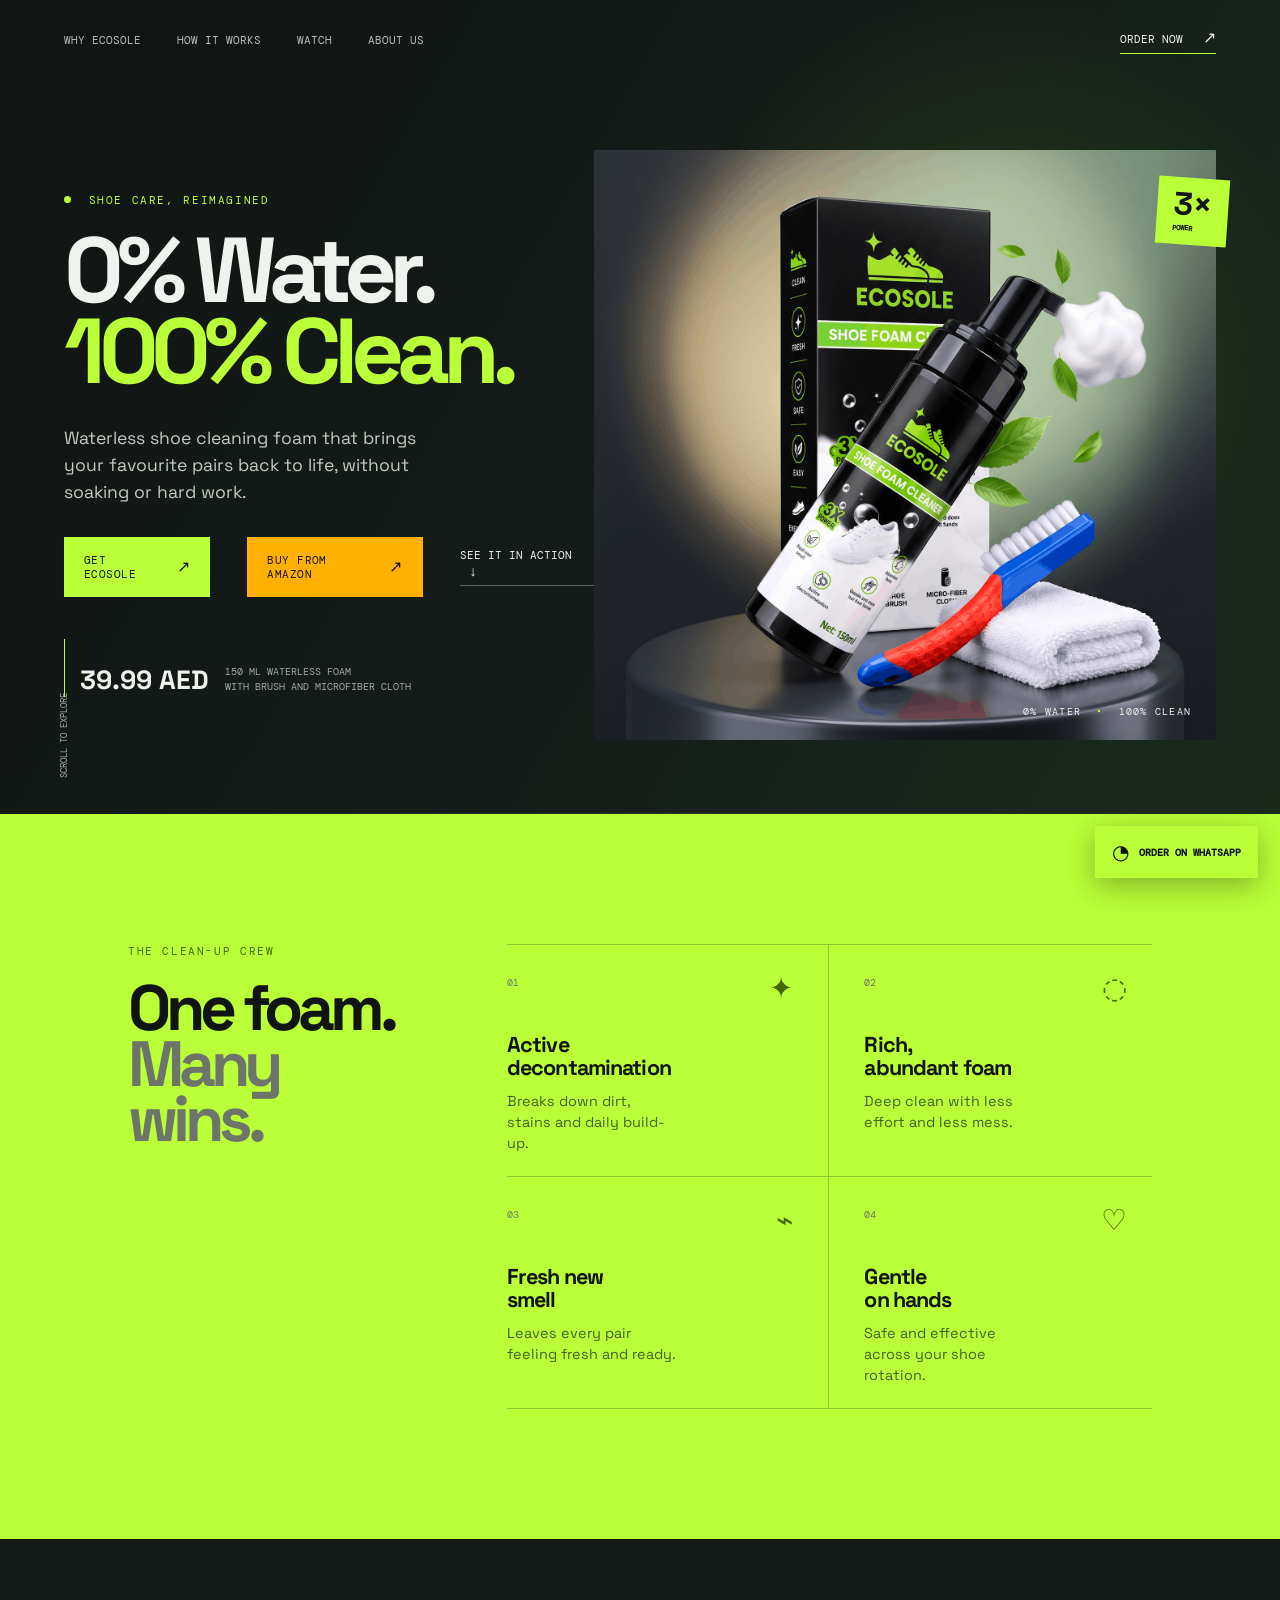
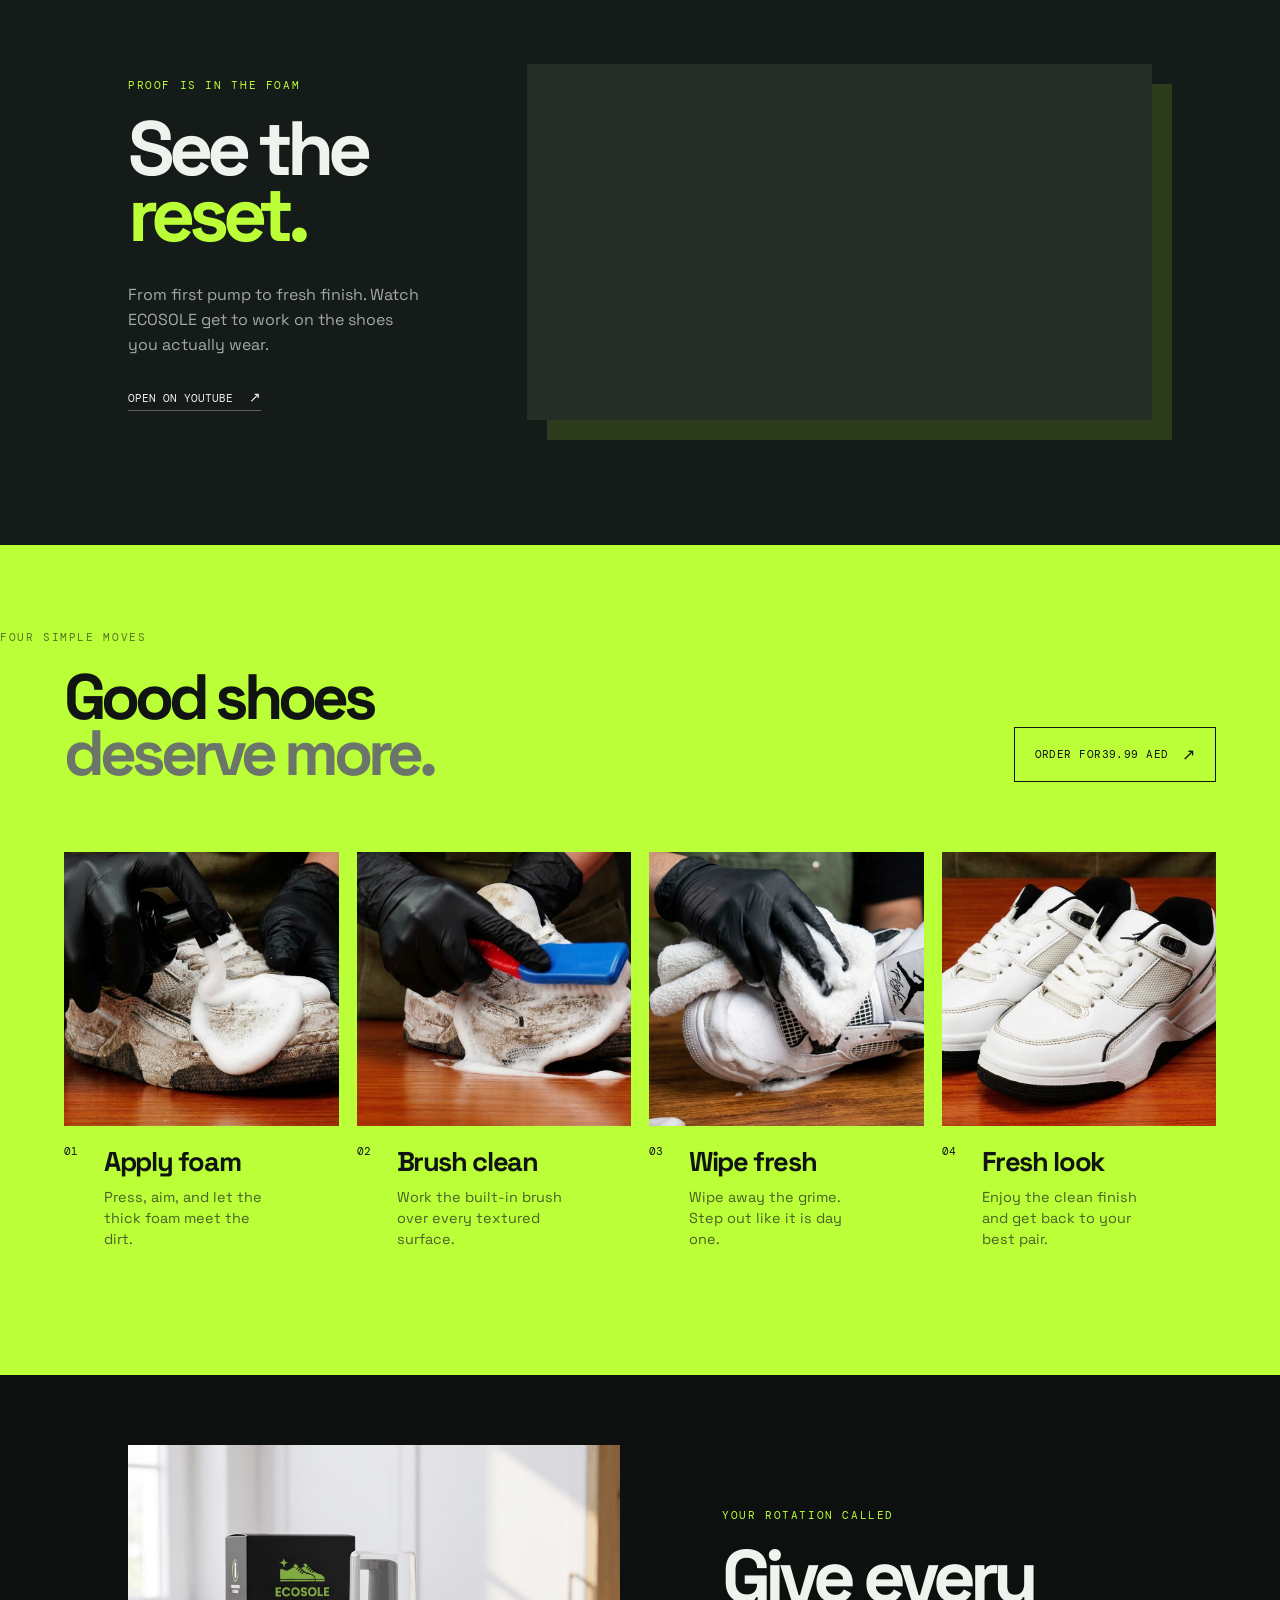
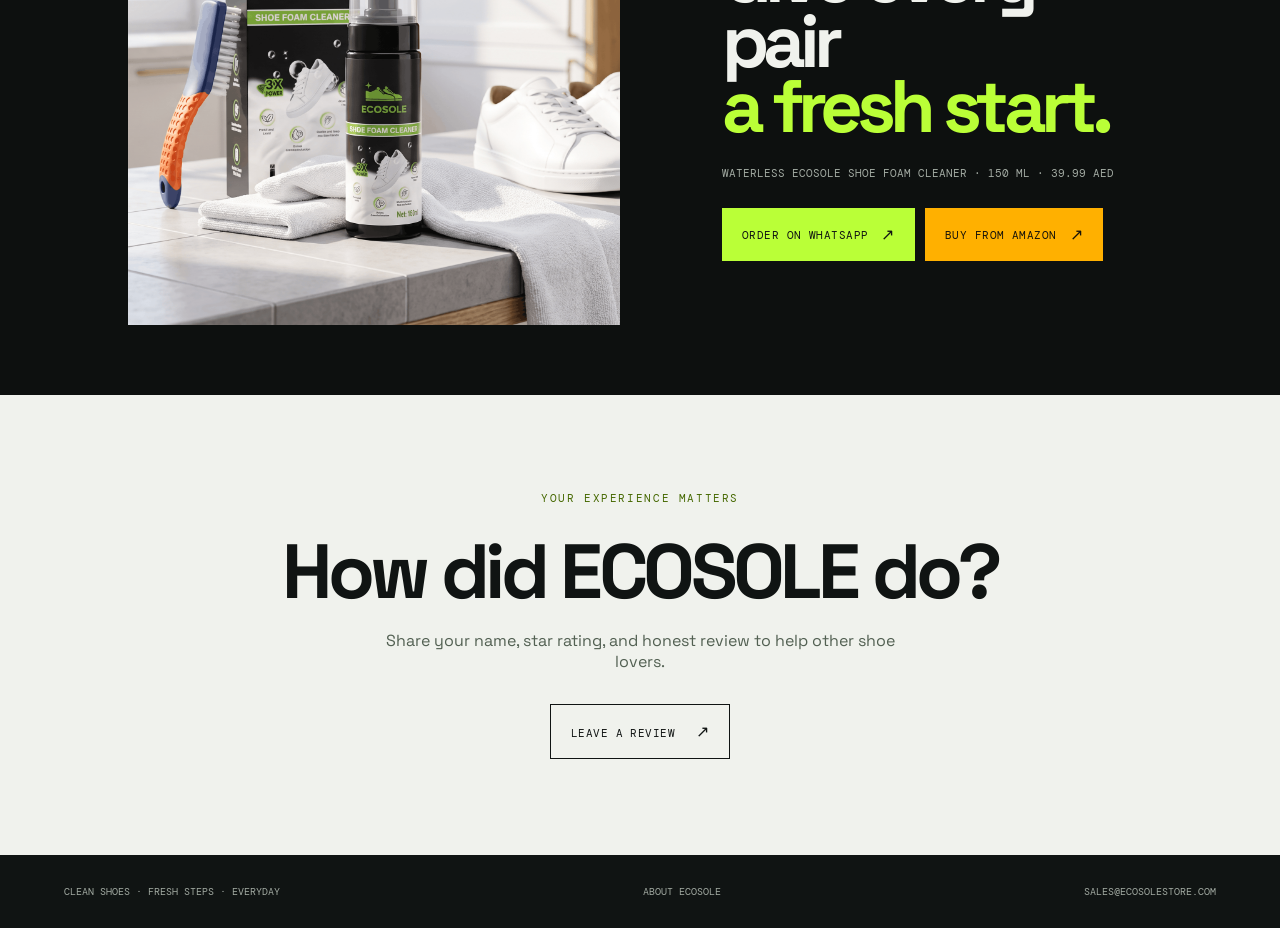
<file: index.html>
<!doctype html>
<html lang="en">
<head>
  <meta charset="UTF-8" />
  <meta name="viewport" content="width=device-width, initial-scale=1.0" />
  <meta name="description" content="ECOSOLE waterless shoe cleaning foam in the UAE. 0% water, 100% clean. Shop the 150 ml shoe cleaner for 39.99 AED." />
  <meta property="og:type" content="website" />
  <meta property="og:url" content="https://ecosolestore.com/" />
  <meta property="og:title" content="ECOSOLE | 0% Water. 100% Clean." />
  <meta property="og:description" content="Waterless shoe cleaning foam for fresh shoes and longer life. Shop ECOSOLE for 39.99 AED." />
  <meta property="og:image" content="https://ecosolestore.com/NEW%20PHOTOS/Agent_Image___Create_a_premium_hero_product_photograph_for_a_website_homepage__featuring_the_complet.png" />
  <meta property="og:image:alt" content="ECOSOLE shoe foam cleaner with brush and shoe care kit" />
  <meta name="twitter:card" content="summary_large_image" />
  <title>ECOSOLE | Waterless Shoe Cleaning Foam</title>
  <link rel="preconnect" href="https://fonts.googleapis.com" />
  <link rel="preconnect" href="https://fonts.gstatic.com" crossorigin />
  <link href="https://fonts.googleapis.com/css2?family=DM+Mono:wght@400;500&family=Space+Grotesk:wght@400;500;600;700&display=swap" rel="stylesheet" />
  <link rel="stylesheet" href="styles.css" />
  <style>
    .brand { align-items: center; background: var(--ink); display: flex; height: 80px; padding: 3px 10px; width: 280px; }
    .brand img { height: 100%; object-fit: contain; width: 100%; }
    .button [data-price] { font: inherit; margin: 0; }
    .site-footer .brand { height: 80px; margin: 0 auto; padding: 3px 10px; width: 280px; }
    .promise { background: var(--lime); color: var(--ink); }
    .promise .eyebrow { color: #456800; }
    .promise .benefit-grid, .promise .benefit { border-color: rgba(16, 20, 19, .25); }
    .promise .benefit p { color: #456128; }
    .promise .benefit-icon { color: #456800; }
    .four-steps { grid-template-columns: repeat(4, 1fr); }
    .review-section { background: var(--soft); color: var(--ink); padding: 96px 5vw; text-align: center; }
    .review-section .eyebrow { color: #456800; }
    .review-section h2 { font-size: clamp(2.8rem, 6vw, 6rem); letter-spacing: -.06em; line-height: .9; margin: 0 auto 24px; max-width: 760px; }
    .review-section p { color: #526052; margin: 0 auto 32px; max-width: 520px; }
    .review-section .button { display: inline-block; }
    .amazon-button { background: #ffb000; color: #17130a; }
    .amazon-button:hover { background: #ffc33d; color: #17130a; }
    .hero-actions .button, .closing-copy .button { margin-right: 10px; }
    @media (max-width: 800px) {
      .brand { height: 64px; width: 220px; }
      .site-footer .brand { height: 64px; width: 220px; }
      .four-steps { display: block; }
    }
  </style>
</head>
<body>
  <header class="site-header">
    <nav class="nav-links" aria-label="Main navigation">
      <a href="#why">Why Ecosole</a>
      <a href="#how">How it works</a>
      <a href="#watch">Watch</a>
      <a href="about.html">About us</a>
    </nav>
    <a class="header-order" data-order-link href="https://wa.me/971565592944?text=Hi%20ECOSOLE%2C%20I%27d%20like%20to%20order%20the%20shoe%20cleaning%20foam." target="_blank" rel="noopener">Order now <span>↗</span></a>
  </header>

  <main id="top">
    <section class="hero">
      <div class="hero-copy reveal">
        <p class="eyebrow"><span class="pulse"></span> Shoe care, reimagined</p>
        <h1>0% Water.<br /><em>100% Clean.</em></h1>
        <p class="hero-text">Waterless shoe cleaning foam that brings your favourite pairs back to life, without soaking or hard work.</p>
        <div class="hero-actions">
          <a class="button button-lime" data-order-link href="https://wa.me/971565592944?text=Hi%20ECOSOLE%2C%20I%27d%20like%20to%20order%20the%20waterless%20shoe%20cleaning%20foam%20for%2039.99%20AED." target="_blank" rel="noopener">Get ECOSOLE <span>↗</span></a>
          <a class="button amazon-button" href="https://www.amazon.ae/dp/B0H6M5FCLK" target="_blank" rel="noopener">Buy from Amazon <span>↗</span></a>
          <a class="text-link" href="#watch">See it in action <span>↓</span></a>
        </div>
        <div class="hero-note"><strong data-price>39.99 AED</strong><span>150 ml waterless foam<br />with brush and microfiber cloth</span></div>
      </div>
      <div class="hero-visual reveal reveal-delay">
        <div class="hero-glow"></div>
        <div class="hero-tag">3×<small>POWER</small></div>
        <img src="NEW PHOTOS/Agent_Image___Create_a_premium_hero_product_photograph_for_a_website_homepage__featuring_the_complet.png" alt="ECOSOLE waterless shoe cleaning foam with brush and microfiber cloth" />
        <p class="image-caption">0% WATER <span>•</span> 100% CLEAN</p>
      </div>
      <div class="scroll-cue"><span>Scroll to explore</span><i></i></div>
    </section>

    <section class="promise" id="why">
      <div class="section-intro reveal"><p class="eyebrow">The clean-up crew</p><h2>One foam.<br /><span>Many wins.</span></h2></div>
      <div class="benefit-grid">
        <article class="benefit reveal"><span class="benefit-number">01</span><span class="benefit-icon">✦</span><h3>Active<br />decontamination</h3><p>Breaks down dirt, stains and daily build-up.</p></article>
        <article class="benefit reveal"><span class="benefit-number">02</span><span class="benefit-icon">◌</span><h3>Rich,<br />abundant foam</h3><p>Deep clean with less effort and less mess.</p></article>
        <article class="benefit reveal"><span class="benefit-number">03</span><span class="benefit-icon">⌁</span><h3>Fresh new<br />smell</h3><p>Leaves every pair feeling fresh and ready.</p></article>
        <article class="benefit reveal"><span class="benefit-number">04</span><span class="benefit-icon">♡</span><h3>Gentle<br />on hands</h3><p>Safe and effective across your shoe rotation.</p></article>
      </div>
    </section>

    <section class="watch-section" id="watch">
      <div class="video-copy reveal"><p class="eyebrow">Proof is in the foam</p><h2>See the<br /><em>reset.</em></h2><p>From first pump to fresh finish. Watch ECOSOLE get to work on the shoes you actually wear.</p><a class="text-link" href="https://youtu.be/EBuabkDDf8o" target="_blank" rel="noopener">Open on YouTube <span>↗</span></a></div>
      <div class="video-frame reveal reveal-delay"><iframe src="https://www.youtube.com/embed/EBuabkDDf8o?rel=0" title="ECOSOLE shoe cleaning foam product video" loading="lazy" allow="accelerometer; autoplay; clipboard-write; encrypted-media; gyroscope; picture-in-picture; web-share" allowfullscreen></iframe></div>
    </section>

    <section class="how-section" id="how">
      <div class="how-heading reveal"><p class="eyebrow">Four simple moves</p><h2>Good shoes<br /><span>deserve more.</span></h2><a class="button button-dark" data-order-link href="https://wa.me/971565592944?text=Hi%20ECOSOLE%2C%20I%27d%20like%20to%20order%20the%20waterless%20shoe%20cleaning%20foam%20for%2039.99%20AED." target="_blank" rel="noopener">Order for <span data-price>39.99 AED</span> <span>↗</span></a></div>
      <div class="steps four-steps">
        <article class="step reveal"><div class="step-image"><img src="photos/WhatsApp Image 2026-09-22 at 8.33.51 PM.jpeg" alt="Applying ECOSOLE foam to a shoe" /></div><div class="step-meta"><span>01</span><h3>Apply foam</h3><p>Press, aim, and let the thick foam meet the dirt.</p></div></article>
        <article class="step reveal"><div class="step-image"><img src="photos/WhatsApp Image 2026-09-22 at 8.33.50 PM (2).jpeg" alt="Brushing a shoe with the ECOSOLE brush" /></div><div class="step-meta"><span>02</span><h3>Brush clean</h3><p>Work the built-in brush over every textured surface.</p></div></article>
        <article class="step reveal"><div class="step-image"><img src="photos/WhatsApp Image 2026-09-22 at 8.33.50 PM (1).jpeg" alt="ECOSOLE product kit with towel and brush" /></div><div class="step-meta"><span>03</span><h3>Wipe fresh</h3><p>Wipe away the grime. Step out like it is day one.</p></div></article>
        <article class="step reveal"><div class="step-image"><img src="photos/4.jpeg" alt="Fresh white shoes cleaned with ECOSOLE foam" /></div><div class="step-meta"><span>04</span><h3>Fresh look</h3><p>Enjoy the clean finish and get back to your best pair.</p></div></article>
      </div>
    </section>

    <section class="closing-cta">
      <div class="closing-image"><img src="NEW PHOTOS/Agent_Image___Arrange_the_ECOSOLE_shoe_foam_cleaner_kit_on_a_light_gray_tiled_countertop_in_a_bright.png" alt="ECOSOLE waterless shoe cleaning foam kit with brush and microfiber cloth" /></div>
      <div class="closing-copy"><p class="eyebrow">Your rotation called</p><h2>Give every pair<br /><em>a fresh start.</em></h2><p>Waterless ECOSOLE Shoe Foam Cleaner · 150 ml · 39.99 AED</p><a class="button button-lime" data-order-link href="https://wa.me/971565592944?text=Hi%20ECOSOLE%2C%20I%27d%20like%20to%20order%20the%20waterless%20shoe%20cleaning%20foam%20for%2039.99%20AED." target="_blank" rel="noopener">Order on WhatsApp <span>↗</span></a><a class="button amazon-button" href="https://www.amazon.ae/dp/B0H6M5FCLK" target="_blank" rel="noopener">Buy from Amazon <span>↗</span></a></div>
    </section>

    <section class="review-section" id="reviews">
      <p class="eyebrow">Your experience matters</p>
      <h2>How did ECOSOLE do?</h2>
      <p>Share your name, star rating, and honest review to help other shoe lovers.</p>
      <a class="button button-dark" href="https://docs.google.com/forms/d/e/1FAIpQLSc9GKesQeW9SdM3x78wxmluV75LfEYIMtJqB6cYkP-xwOObiQ/viewform?usp=publish-editor" target="_blank" rel="noopener">Leave a review <span>↗</span></a>
    </section>
  </main>

  <footer class="site-footer"><p>Clean shoes · fresh steps · everyday</p><a href="about.html">About ECOSOLE</a><a href="mailto:sales@ecosolestore.com">sales@ecosolestore.com</a></footer>
  <a class="whatsapp-float" data-order-link href="https://wa.me/971565592944?text=Hi%20ECOSOLE%2C%20I%27d%20like%20to%20order%20the%20shoe%20cleaning%20foam." target="_blank" rel="noopener" aria-label="Order ECOSOLE on WhatsApp"><span>◔</span><b>Order on WhatsApp</b></a>
  <script src="script.js"></script>
</body>
</html>
</file>
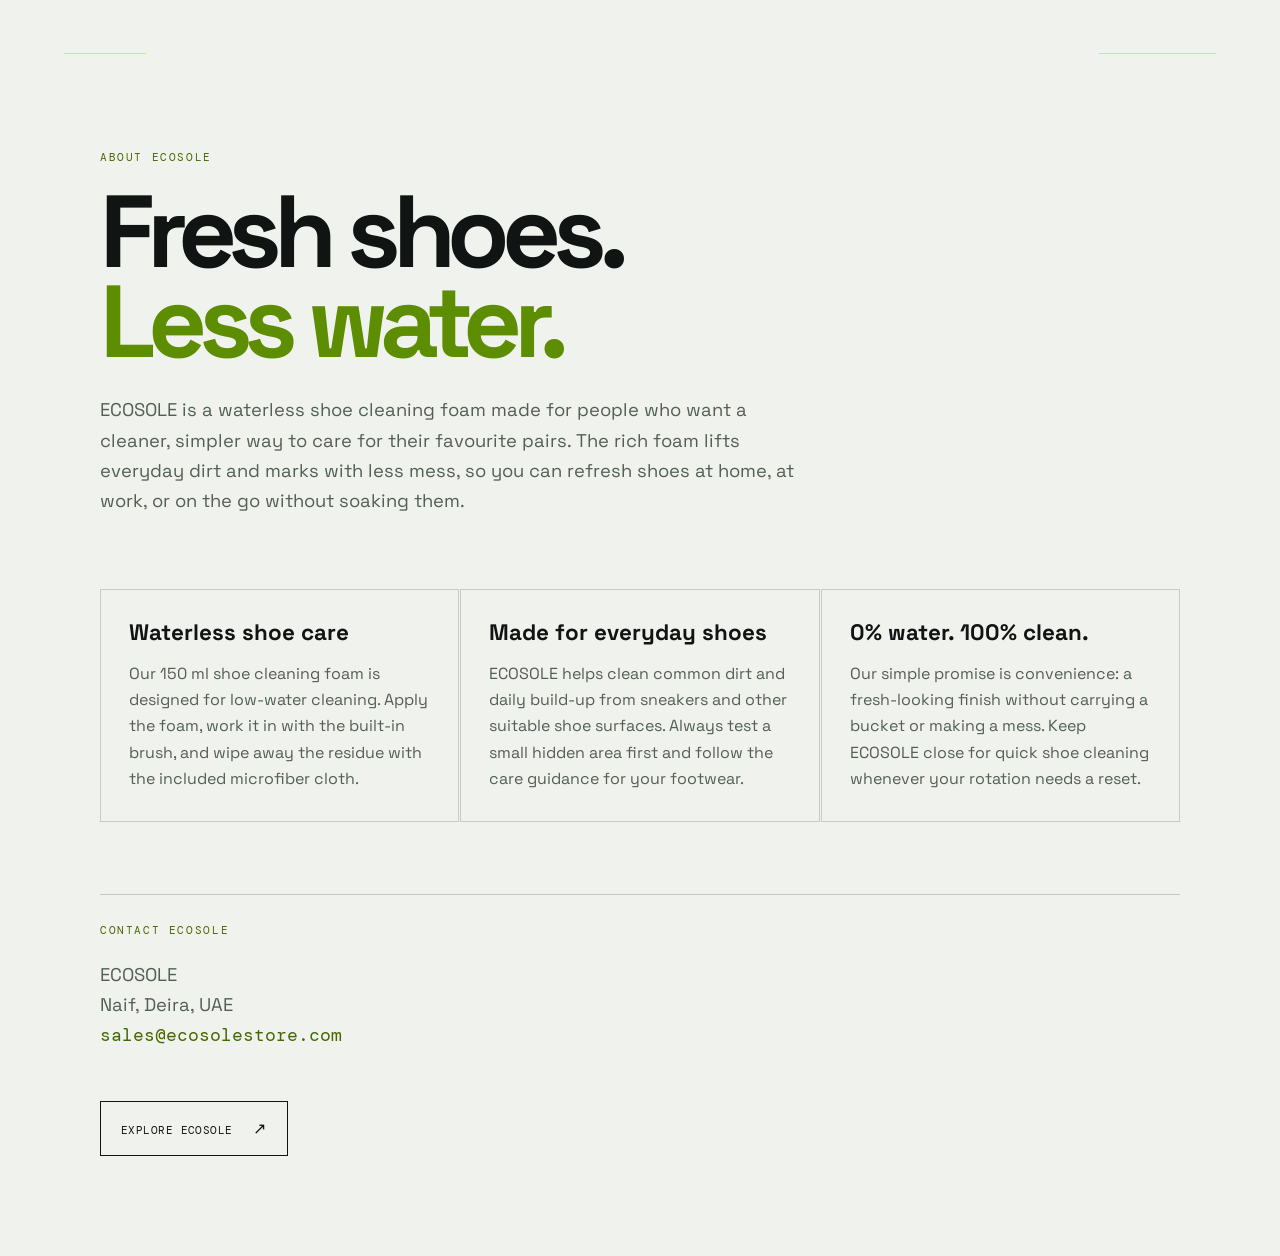
<file: about.html>
<!doctype html>
<html lang="en">
<head>
  <meta charset="UTF-8" />
  <meta name="viewport" content="width=device-width, initial-scale=1.0" />
  <meta name="description" content="Learn about ECOSOLE waterless shoe cleaning foam, a convenient 150 ml shoe cleaner for fresh shoes, longer life, and low-mess care in the UAE." />
  <meta property="og:type" content="website" />
  <meta property="og:url" content="https://ecosolestore.com/about.html" />
  <meta property="og:title" content="About ECOSOLE | Waterless Shoe Cleaning Foam" />
  <meta property="og:description" content="ECOSOLE makes practical waterless shoe cleaning foam for everyday shoe care in the UAE." />
  <title>About ECOSOLE | Waterless Shoe Cleaning Foam</title>
  <link rel="stylesheet" href="styles.css" />
  <style>
    .about-page { background: var(--soft); color: var(--ink); min-height: 100vh; padding: 150px 5vw 100px; }
    .about-wrap { margin: 0 auto; max-width: 1080px; }
    .about-page .eyebrow { color: #456800; }
    .about-page h1 { font-size: clamp(3.5rem, 8vw, 8rem); letter-spacing: -.08em; line-height: .88; margin: 0 0 28px; max-width: 850px; }
    .about-page h1 em { color: #5d8d00; font-style: normal; }
    .about-lead { color: #526052; font-size: 1.15rem; line-height: 1.65; max-width: 720px; }
    .about-grid { display: grid; gap: 1px; grid-template-columns: repeat(3, 1fr); margin-top: 72px; }
    .about-card { border: 1px solid rgba(16, 20, 19, .18); padding: 28px; }
    .about-card h2 { font-size: 1.4rem; margin: 0 0 14px; }
    .about-card p { color: #526052; line-height: 1.65; margin: 0; }
    .about-contact { border-top: 1px solid rgba(16, 20, 19, .2); margin-top: 72px; padding-top: 28px; }
    .about-contact a { color: #456800; font-family: var(--mono); }
    .about-back { display: inline-block; margin-top: 32px; }
    @media (max-width: 800px) { .about-grid { grid-template-columns: 1fr; } }
  </style>
</head>
<body>
  <header class="site-header">
    <a class="header-order" href="index.html">ECOSOLE <span>↗</span></a>
    <a class="header-order" href="index.html">Back to shop <span>↗</span></a>
  </header>
  <main class="about-page">
    <div class="about-wrap">
      <p class="eyebrow">About ECOSOLE</p>
      <h1>Fresh shoes.<br /><em>Less water.</em></h1>
      <p class="about-lead">ECOSOLE is a waterless shoe cleaning foam made for people who want a cleaner, simpler way to care for their favourite pairs. The rich foam lifts everyday dirt and marks with less mess, so you can refresh shoes at home, at work, or on the go without soaking them.</p>
      <div class="about-grid">
        <article class="about-card">
          <h2>Waterless shoe care</h2>
          <p>Our 150 ml shoe cleaning foam is designed for low-water cleaning. Apply the foam, work it in with the built-in brush, and wipe away the residue with the included microfiber cloth.</p>
        </article>
        <article class="about-card">
          <h2>Made for everyday shoes</h2>
          <p>ECOSOLE helps clean common dirt and daily build-up from sneakers and other suitable shoe surfaces. Always test a small hidden area first and follow the care guidance for your footwear.</p>
        </article>
        <article class="about-card">
          <h2>0% water. 100% clean.</h2>
          <p>Our simple promise is convenience: a fresh-looking finish without carrying a bucket or making a mess. Keep ECOSOLE close for quick shoe cleaning whenever your rotation needs a reset.</p>
        </article>
      </div>
      <div class="about-contact">
        <p class="eyebrow">Contact ECOSOLE</p>
        <p class="about-lead">ECOSOLE<br />Naif, Deira, UAE<br /><a href="mailto:sales@ecosolestore.com">sales@ecosolestore.com</a></p>
      </div>
      <a class="button button-dark about-back" href="index.html">Explore ECOSOLE <span>↗</span></a>
    </div>
  </main>
</body>
</html>
</file>
<file: styles.css>
@import url('https://fonts.googleapis.com/css2?family=DM+Mono:wght@400;500&family=Space+Grotesk:wght@400;500;600;700&display=swap');

:root{--ink:#101413;--soft:#f0f2ed;--lime:#baff37;--muted:#a2aaa2;--line:rgba(255,255,255,.14);--display:'Space Grotesk',sans-serif;--mono:'DM Mono',monospace}*{box-sizing:border-box}html{scroll-behavior:smooth}body{margin:0;background:var(--ink);color:var(--soft);font-family:var(--display);font-size:16px}a{color:inherit;text-decoration:none}img{display:block;max-width:100%}.site-header{align-items:center;display:flex;height:80px;justify-content:space-between;padding:0 5vw;position:absolute;top:0;width:100%;z-index:5}.brand{font-size:1.05rem;font-weight:700;letter-spacing:.12em}.brand-mark{color:var(--lime);font-size:1.25rem;margin-right:7px}.nav-links{display:flex;gap:36px;color:#b8c0b8;font-family:var(--mono);font-size:.68rem;text-transform:uppercase}.nav-links a:hover,.site-footer a:hover{color:var(--lime)}.header-order{border-bottom:1px solid var(--lime);font-family:var(--mono);font-size:.68rem;padding-bottom:5px;text-transform:uppercase}.header-order span,.button span{font-size:1rem;margin-left:13px}.hero{background:radial-gradient(circle at 77% 37%,rgba(82,119,43,.28),transparent 28%),linear-gradient(120deg,#101413 0%,#151d19 58%,#192c1c 100%);display:grid;grid-template-columns:46% 54%;min-height:760px;overflow:hidden;padding:150px 5vw 74px;position:relative}.hero:after{background:linear-gradient(90deg,transparent,rgba(186,255,55,.12),transparent);content:'';height:1px;left:5vw;position:absolute;right:5vw;bottom:0}.hero-copy{align-self:center;max-width:550px;position:relative;z-index:2}.eyebrow{color:var(--lime);font-family:var(--mono);font-size:.67rem;letter-spacing:.15em;margin:0 0 23px;text-transform:uppercase}.pulse{background:var(--lime);border-radius:50%;display:inline-block;height:7px;margin-right:9px;vertical-align:1px;width:7px}.hero h1,.section-intro h2,.video-copy h2,.how-heading h2,.closing-copy h2{font-size:clamp(3.8rem,7.2vw,7.6rem);letter-spacing:-.08em;line-height:.87;margin:0}.hero h1 em,.video-copy em,.closing-copy em{color:var(--lime);font-style:normal}.hero-text{color:#c3cbc1;font-size:1.1rem;line-height:1.55;margin:34px 0 30px;max-width:380px}.hero-actions{align-items:center;display:flex;gap:27px}.button{align-items:center;display:inline-flex;font-family:var(--mono);font-size:.69rem;justify-content:center;letter-spacing:.04em;padding:16px 20px;text-transform:uppercase}.button-lime{background:var(--lime);color:var(--ink)}.button-lime:hover{background:#d0ff78}.button-dark{border:1px solid var(--ink);color:var(--ink)}.button-dark:hover{background:var(--ink);color:var(--soft)}.text-link{border-bottom:1px solid rgba(255,255,255,.3);font-family:var(--mono);font-size:.68rem;padding-bottom:5px;text-transform:uppercase}.text-link:hover{border-color:var(--lime);color:var(--lime)}.text-link span{font-size:.9rem;margin-left:9px}.hero-note{align-items:center;border-left:1px solid var(--lime);display:flex;gap:16px;margin-top:66px;padding-left:15px}.hero-note strong{font-size:1.65rem}.hero-note span{color:var(--muted);font-family:var(--mono);font-size:.62rem;line-height:1.45;text-transform:uppercase}.hero-visual{align-self:center;justify-self:end;max-width:650px;position:relative;width:100%}.hero-visual img{filter:saturate(1.1);height:590px;object-fit:cover;object-position:center;border-radius:1px;position:relative;width:100%}.hero-glow{background:var(--lime);border-radius:50%;filter:blur(80px);height:230px;opacity:.16;position:absolute;right:11%;top:25%;width:230px}.hero-tag{background:var(--lime);color:var(--ink);font-size:2rem;font-weight:700;line-height:.8;padding:14px 16px;position:absolute;right:-12px;top:28px;transform:rotate(4deg);z-index:2}.hero-tag small{display:block;font-family:var(--mono);font-size:.44rem;margin-top:8px}.image-caption{bottom:22px;font-family:var(--mono);font-size:.64rem;letter-spacing:.12em;margin:0;position:absolute;right:25px}.image-caption span{color:var(--lime);margin:0 8px}.scroll-cue{align-items:center;bottom:30px;color:var(--muted);display:flex;font-family:var(--mono);font-size:.58rem;gap:12px;left:5vw;position:absolute;text-transform:uppercase;transform:rotate(-90deg);transform-origin:left center}.scroll-cue i{background:var(--lime);height:1px;width:42px}.promise{background:var(--soft);color:var(--ink);display:grid;gap:8vw;grid-template-columns:27% 1fr;padding:130px 10vw}.section-intro h2,.how-heading h2{font-size:clamp(3rem,5vw,5.5rem)}.section-intro h2 span,.how-heading h2 span{color:#6c756a}.benefit-grid{border-top:1px solid #cbd0c9;display:grid;grid-template-columns:1fr 1fr}.benefit{border-bottom:1px solid #cbd0c9;min-height:230px;padding:25px 25px 22px 0;position:relative}.benefit:nth-child(odd){border-right:1px solid #cbd0c9;padding-right:35px}.benefit:nth-child(even){padding-left:35px}.benefit-number{color:#6c756a;font-family:var(--mono);font-size:.64rem}.benefit-icon{color:#7bc500;float:right;font-size:1.8rem}.benefit h3{font-size:1.35rem;letter-spacing:-.04em;line-height:1.05;margin:43px 0 12px}.benefit p,.step p{color:#727a72;font-size:.9rem;line-height:1.45;margin:0;max-width:170px}.watch-section{align-items:center;background:#151b18;display:grid;gap:8vw;grid-template-columns:29% 1fr;padding:125px 10vw}.video-copy h2{font-size:clamp(3.5rem,6vw,6rem);margin-bottom:35px}.video-copy>p:not(.eyebrow){color:var(--muted);line-height:1.55;margin:0 0 28px}.video-frame{aspect-ratio:16/9;background:#252d27;box-shadow:20px 20px 0 rgba(186,255,55,.14);width:100%}.video-frame iframe{border:0;height:100%;width:100%}.how-section{background:var(--lime);color:var(--ink);padding:125px 5vw}.how-heading{align-items:end;display:flex;justify-content:space-between;margin-bottom:70px}.how-heading .eyebrow{color:#527521;left:0;position:absolute;transform:translateY(-115px)}.steps{display:grid;gap:18px;grid-template-columns:repeat(3,1fr)}.step-image{aspect-ratio:1/1;overflow:hidden}.step-image img{height:100%;object-fit:cover;transition:transform .5s;width:100%}.step:hover .step-image img{transform:scale(1.04)}.step-meta{display:grid;grid-template-columns:40px 1fr;margin-top:18px}.step-meta span{font-family:var(--mono);font-size:.68rem}.step h3{font-size:1.7rem;letter-spacing:-.05em;margin:0 0 8px}.step p{color:#486127;grid-column:2}.closing-cta{align-items:center;background:#0d100f;display:grid;grid-template-columns:48% 1fr;min-height:620px;padding:70px 10vw}.closing-image{height:480px;overflow:hidden}.closing-image img{height:100%;object-fit:cover;width:100%}.closing-copy{padding-left:8vw}.closing-copy h2{font-size:clamp(3.5rem,5.8vw,6rem);margin-bottom:27px}.closing-copy>p:not(.eyebrow){color:var(--muted);font-family:var(--mono);font-size:.7rem;margin:0 0 28px;text-transform:uppercase}.site-footer{align-items:center;color:var(--muted);display:flex;font-family:var(--mono);font-size:.63rem;justify-content:space-between;padding:30px 5vw;text-transform:uppercase}.site-footer p{margin:0}.whatsapp-float{align-items:center;background:var(--lime);bottom:22px;box-shadow:0 8px 30px rgba(0,0,0,.3);color:var(--ink);display:flex;font-family:var(--mono);font-size:.65rem;gap:10px;padding:13px 17px;position:fixed;right:22px;text-transform:uppercase;z-index:10}.whatsapp-float span{font-size:1.25rem}.whatsapp-float:hover{background:#d0ff78}.reveal{opacity:0;transform:translateY(22px);transition:opacity .8s ease,transform .8s ease}.reveal.visible{opacity:1;transform:none}.reveal-delay{transition-delay:.18s}@media(max-width:800px){.site-header{height:68px;padding:0 6vw}.nav-links{display:none}.header-order{font-size:.58rem}.hero{display:block;min-height:auto;padding:125px 6vw 80px}.hero-copy{padding-bottom:48px}.hero h1{font-size:clamp(4rem,17vw,6rem)}.hero-text{font-size:1rem;margin-top:27px}.hero-actions{align-items:flex-start;flex-direction:column;gap:20px}.hero-note{margin-top:40px}.hero-visual img{height:470px}.hero-tag{right:-8px;top:18px}.scroll-cue{display:none}.promise,.watch-section{display:block;padding:85px 7vw}.section-intro{margin-bottom:55px}.benefit{min-height:185px}.benefit h3{font-size:1.15rem;margin-top:32px}.benefit p{font-size:.8rem}.watch-section .video-copy{margin-bottom:55px}.video-frame{box-shadow:12px 12px 0 rgba(186,255,55,.14)}.how-section{padding:90px 7vw}.how-heading{align-items:flex-start;display:block;margin-bottom:55px}.how-heading .eyebrow{margin-bottom:23px;position:static;transform:none}.how-heading .button{margin-top:35px}.steps{display:block}.step{margin-bottom:50px}.step-image{aspect-ratio:1.2}.closing-cta{display:flex;flex-direction:column;padding:60px 7vw 90px}.closing-image{height:350px;order:2;width:100%}.closing-copy{order:1;padding:0 0 50px}.closing-copy h2{font-size:clamp(3.2rem,14vw,5rem)}.site-footer{align-items:flex-start;flex-direction:column;gap:20px;padding:28px 7vw 90px}.whatsapp-float{bottom:15px;left:15px;justify-content:center;right:15px}.whatsapp-float b{font-weight:500}}
</file>
